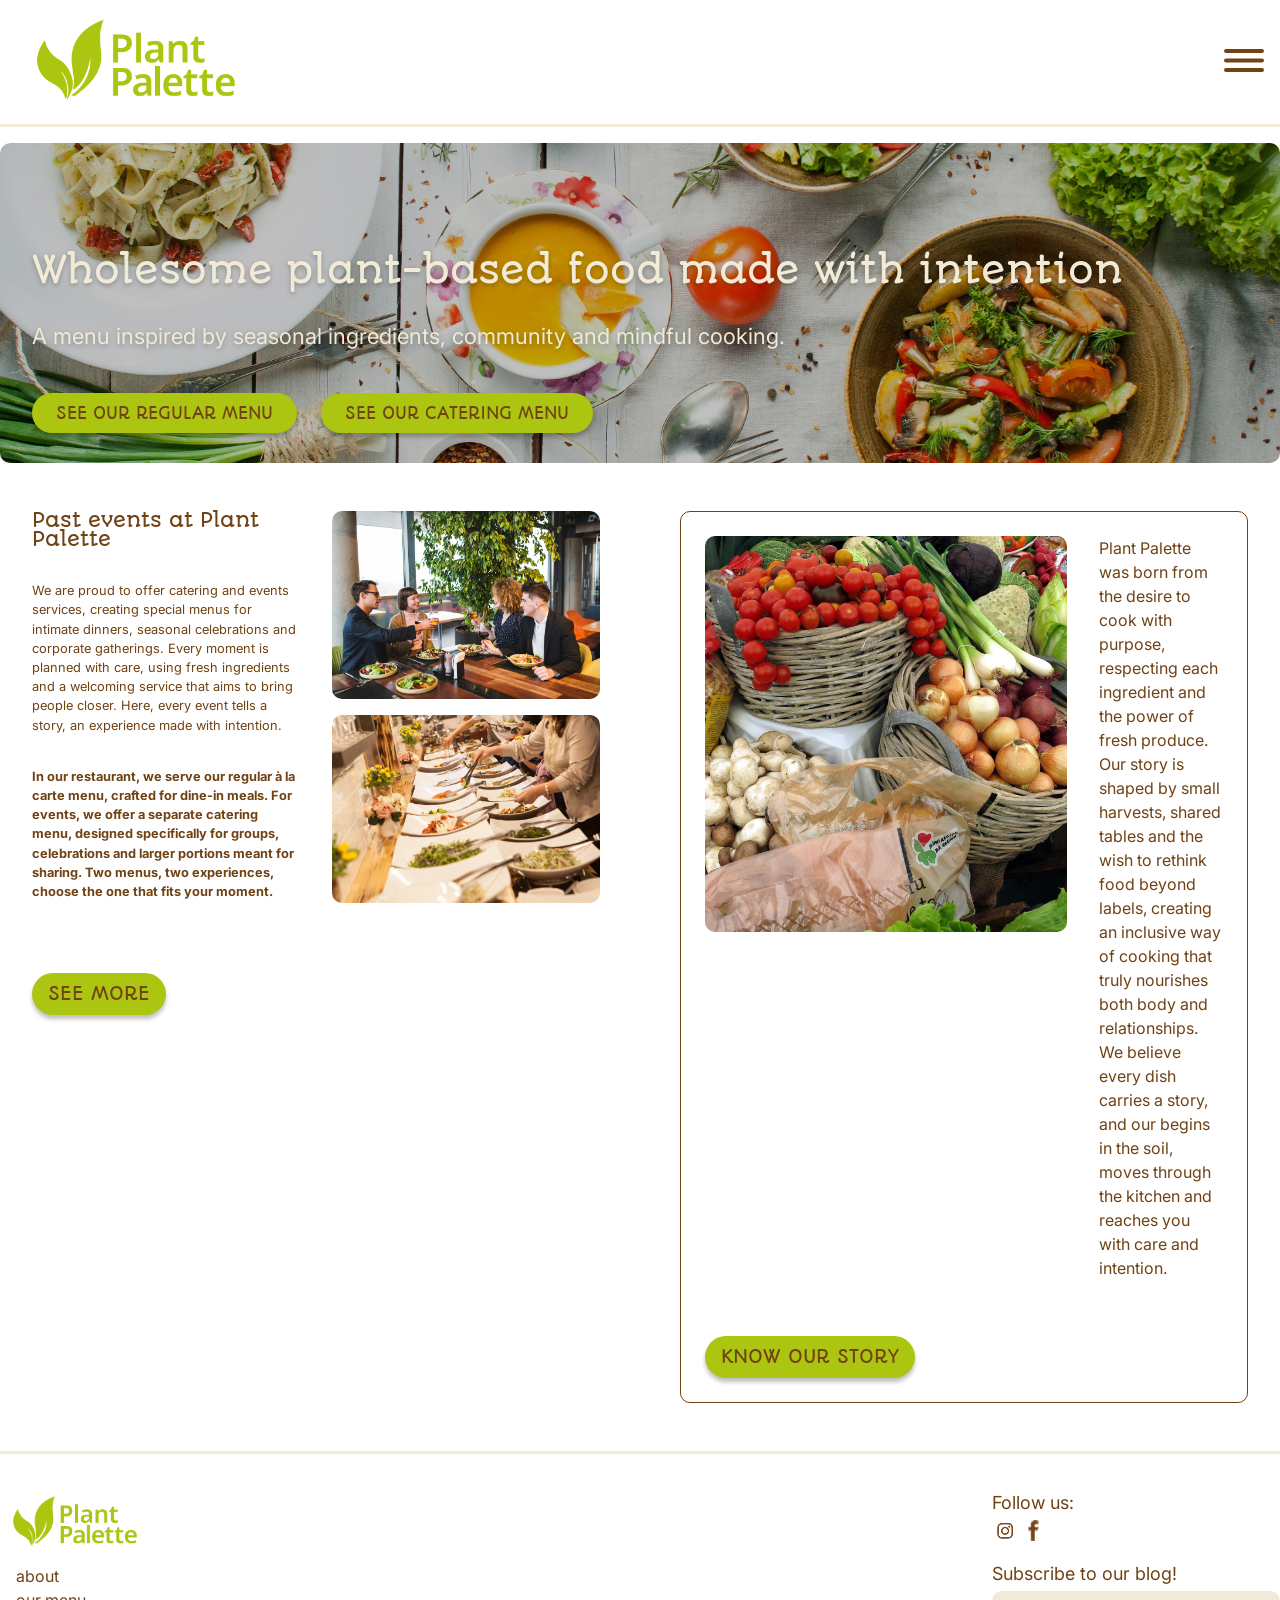
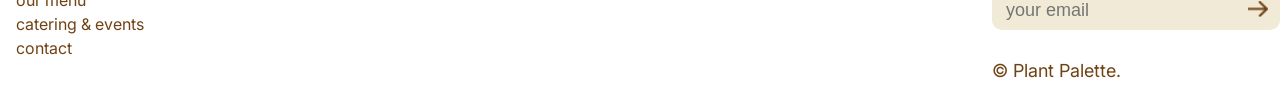
<file: index.html>
<!DOCTYPE html>
<html lang="en">
<head>
    <meta charset="UTF-8">
    <meta name="viewport" content="width=device-width, initial-scale=1.0">

    <!-- Fonts from Google Fonts - Autour One and Inter -->
     <link rel="preconnect" href="https://fonts.googleapis.com">
<link rel="preconnect" href="https://fonts.gstatic.com" crossorigin>
<link href="https://fonts.googleapis.com/css2?family=Autour+One&family=Inter:ital,opsz,wght@0,14..32,100..900;1,14..32,100..900&display=swap" rel="stylesheet">

    <!-- CSS Link -->
     <link rel="stylesheet" href="css/main.css">

    <title>Home Page</title>
</head>
<body>
    <!-- Adding Skip Links -->
    <a href="#main-content" class="skip-link">Skip to main content</a>
    <a href="#site-navigation" class="skip-link">Skip to navigation</a>
    
    <!-- HEADER
     LOGO + HAMBURGUER + LINE SECTION DIVIDER 
     -->
    <!-- Organazing the Header Menu for Mobile First wich is a Hamburguer Menu Icon to open the dropdown to the menu for mvoile, the icon I did on Figma as SVG as well the x-button to close the hambuguer -->
    <header class="site-header" role="banner"> <!-- This is the class for the whole header -->
        <!-- I didn't know how to create the dropdown for my hamburguer menu, so I asked AI and I was insecure because she said to use a checkbox, and then I search on Google other options using details and summary and other one using buttons and a href. I didn't know any either, and I tried the checkbox before and worked exatcly in the way that I wanted, so I keep it.
        What I understand was: it is a box to check something, but on CSS I'll gonna hide the checkbox to do not click on a box, and I gonna label the hamburguer to click and show the dropdown box, and label the "x" to close the dropdown, and I'll style the colour, corners, etc to look like more similar to mine.
        I'm not trying many things this time, what works for me in the way that I want, and if I am understanding the process, I will keep, I hope I would be safe. -->

        <!-- DROPDOWN MENU - HAMBURGUER AND X -->
         <input type="checkbox" id="dropdown-box" class="dropdown-checkbox">

        <!-- Div for the top of the header of the page, when it is logo and the hamburguer icon -->
        <div class="header-top">
            <!-- LOGO -->
             <a href="index.html" class="logo">
                <img src="assets/images/logo-plantpalette.png" alt="Plant Palette Green Logo">
             </a>

            <!-- Hamburguer ICON - for the mobile's menu -->
              <label for="dropdown-box" class="dropdown-open">
                <img src="assets/icons/hamburguer-menu-icon.svg" alt="Hamburguer Icon to open the mobile's menu">
              </label>
        </div>

            <!-- MENU MOBILE -->
             <nav class="mobile-nav" id="site-navigation" role="navigation">
                <!-- X ICON to close the dropdown that I opened using the hamburguer -->
                 <label for="dropdown-box" class="dropdown-close">
                    <img src="assets/icons/x-button.svg" alt="X Button to close the dropdown menu">
                 </label>

                 <!-- List for the Navigation Menu properly -->
                  <ul>
                    <li><a href="index.html">Home</a></li>
                    <li><a href="#">About</a></li>
                    <li><a href="menu.html">Our Menu</a></li>
                    <li><a href="catering-events.html">Catering & Events</a></li>
                    <li><a href="#">Contact</a></li>
                    <!-- Pages that I put # it is pages that I have in the Menu but they're not designed. The other ones, I linked to their own page. -->
                  </ul>
             </nav>
    </header>

    <!-- HERO BANNER SECTION
     Image Hero + Overlay Black with Opacity + Text on the image + 2 buttons to go to menu page and catering page -->
    <!-- Adding a main tag to put the id for the skiplink -->
    <main id="main-content" role="main">
        <!-- I didn't remember the schema that much, so I searched on the accessible-me assignment and on the website, and I asked AI which ones would be great to use, even though there is a "fake" restaurant/company -->
        <article itemscope itemtype="https://schema.org/Organization">
            <meta itemprop="name" content="Plant Palette">
            <meta itemprop="url" content="https://www.plantpalette.com">
            <meta itemprop="logo" content="assets/images/logo-plantpalette.png">
            <meta itemprop="sameAs" content="https://www.instagram.com/">
            <meta itemprop="sameAs" content="https://www.facebook.com/">
        </article>

        <article itemscope itemtype="https://schema.org/WebPage">
            <meta itemprop="name" content="Plant Palette Home">
            <meta itemprop="description" content="Wholesome plant-based food made with intention. Seasonal menus, catering services, and mindful cooking.">
        </article>

    <section class="hero" role="region" aria-labelledby="hero-title"> <!-- role=region to identify  significant section of the page for important content and aria-labelledby is to give a name or a label to the text that I already have in another place of the page, like "look this is the title of the field that is written/shown by that ID" -->
        <!-- Image of the Hero -->
             <img src="assets/images/hero-home.jpg" alt="A white woden table fill of lots of healthy food bowl and salads and soup and some vegetables">
             
        <div class="hero-content">
    
            <!-- Text of the Hero -->
            <h1 id="hero-title">Wholesome plant-based food made with intention</h1>
            <p>A menu inspired by seasonal ingredients, community and mindful cooking.</p>

            <!-- Buttons of the Hero -->
            <div class="hero-buttons">
                <a href="menu.html" class="btn-menu">SEE OUR REGULAR MENU</a>
                <a href="catering-events.html" class="btn-catering">SEE OUR CATERING MENU</a>
            </div>
        </div>
    </section>

    <!-- EVENTS + ABOUT SECTION -->
     <!-- When I was doing the media query for tablet I had a tough moment to grid in 2 columns both, so I did a wrapper to join both in the same section and menage this -->
    <section class="events-about-wrapper">
    <section class="events-section" role="region" aria-labelledby="events-title">
        <div class="events-text-wrapper">
        <h2 id="events-title">Past events at Plant Palette</h2>
        <!-- These paragraphs are exceptionally small (12px) -->
        <p class="events-text-regular">We are proud to offer catering and events services, creating special menus for intimate dinners, seasonal celebrations and corporate gatherings. Every moment is planned with care, using fresh ingredients and a welcoming service that aims to bring people closer. Here, every event tells a story, an experience made with intention.</p>
        <p class="events-text-bold">In our restaurant, we serve our regular à la carte menu, crafted for dine-in meals. For events, we offer a separate catering menu, designed specifically for groups, celebrations and larger portions meant for sharing. Two menus, two experiences, choose the one that fits your moment.</p>
        </div>

        <!-- Images for Events Section -->
         <div class="events-images">
            <img src="assets/images/catering-events1.jpg" alt="A corporate gathering with four people in a wodden table with plates of food">
            <img src="assets/images/catering-events2.jpg" alt="A white table with glass and some entrees plates">
         </div>

        <!-- Button for Events Section -->
        <div class="events-btn-wrapper">
        <a href="catering-events.html" class="btn-events">See more</a>
        </div>
    </section>

    <!-- ABOUT SECTION -->
    <!-- There's no about page so the button that has in this section doesn't go anywhere, but this box is a "pretend" of a text to go to about if I had one -->
    <section class="about-section" role="region" aria-label="About Plant Palette"> <!-- I don't think this is ideal but I don't have a title/heading for this section so I chose to put aria-label than aria-labelledby -->
        <div class="about-box">
            <img src="assets/images/about-image.jpg" alt="Fresh vegetables in baskets and plastic bags" class="about-image">

            <p class="about-text">Plant Palette was born from the desire to cook with purpose, respecting each ingredient and the power of fresh produce. Our story is shaped by small harvests, shared tables and the wish to rethink food beyond labels, creating an inclusive way of cooking that truly nourishes both body and relationships. We believe every dish carries a story, and our begins in the soil, moves through the kitchen and reaches you with care and intention.</p>

            <a href="#" class="btn-about">Know our story</a> <!-- There is a # because there's no about page so this button expecifically doesn't go to anywhere -->
        </div>
    </section>
    </section>
    </main>

    <!-- FOOTER MENU -->
    <footer class="footer" role="contentinfo">
        <div class="footer-divider"></div> <!-- The line that I created to divide the sections -->

        <div class="footer-content">
            <!-- LEFT SIDE - FOOTER -->
            <div class="footer-left">
            <!-- Things that goes to the left size of the footer -->
            <a href="index.html">
            <img src="assets/images/logo-plantpalette.png" alt="Plant Palette Green Logo" class="footer-logo">
            </a> <!-- I did this anchor tag envolving the image to linked the home page to the logo, so when you click in the logo goes to the home page -->

            <nav class="footer-menu">
                <!-- I don't have home on my Figma because the home is when you click in the logo -->
                <a href="#">about</a>
                <a href="menu.html">our menu</a>
                <a href="catering-events.html">catering & events</a>
                <a href="#">contact</a>
                <!-- Pages that I put # it is pages that I have in the Menu but they're not designed. The other ones, I linked to their own page. -->
            </nav>
            </div>

            <!-- RIGHT SIDE - FOOTER -->
            <div class="footer-right">
                <p class="footer-follow">Follow us:</p>

                <div class="footer-social">
                    <!-- Instagram Icon and Link -->
                    <a href="https://www.instagram.com/" target="_blank"></a>
                    <img src="assets/icons/instagram-icon.png" alt="Instagram brown icon" class="social-icon">
                    <!-- Facebook Icon and Link -->
                    <a href="https://www.facebook.com/" target="_blank"></a>
                    <img src="assets/icons/facebook-icon.png" alt="Facebook brown icon" class="social-icon">
                </div>

                <!-- Subscribe bar -->
                 <p class="footer-subscribe-title">Subscribe to our blog!</p>
                 <div class="footer-subscribe-box">
                    <input type="email" placeholder="your email" class="footer-input">
                    <button class="footer-submit">
                        <img src="assets/icons/arrow-btn.png" alt="Brown arrow to submit" class="arrow-icon">
                    </button>
                 </div>
                 <p class="footer-copy">© Plant Palette.</p>
            </div>
        </div>
    </footer>
</body>
</html>
</file>
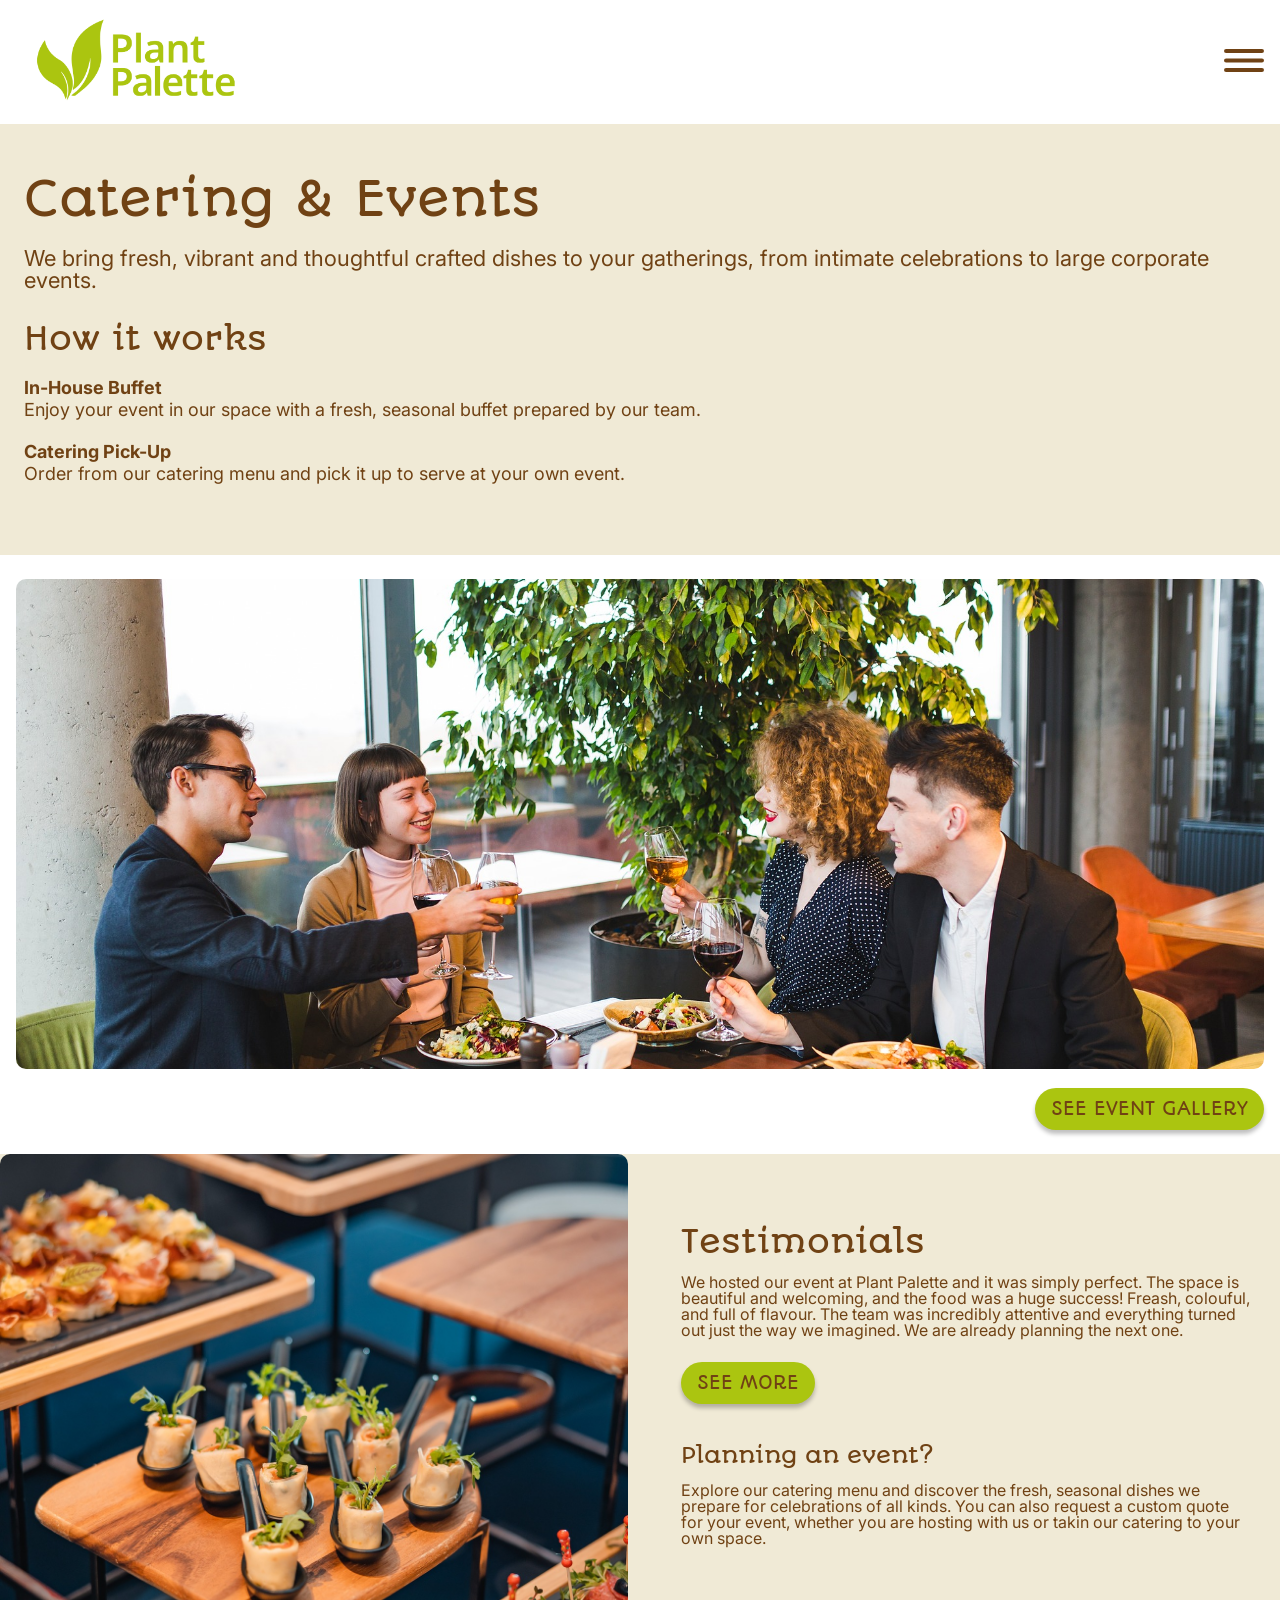
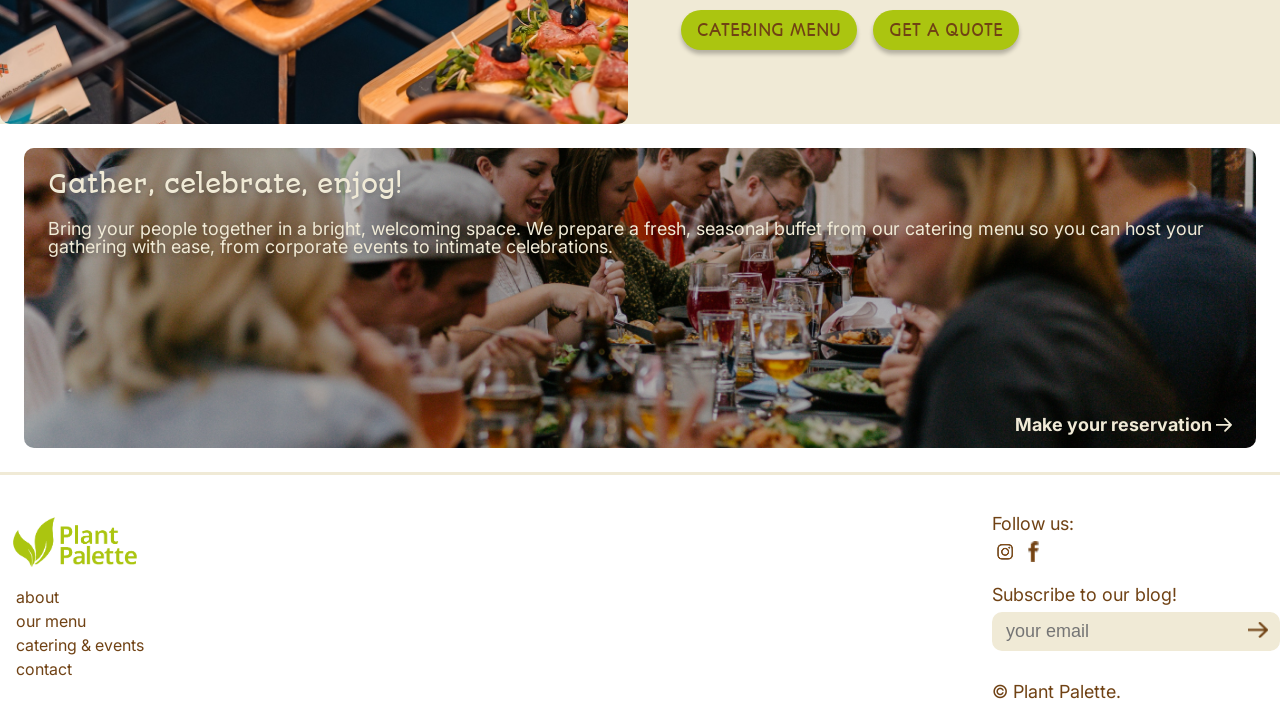
<file: catering-events.html>
<!DOCTYPE html>
<html lang="en">
<head>
    <meta charset="UTF-8">
    <meta name="viewport" content="width=device-width, initial-scale=1.0">
    
    <!-- Fonts from Google Fonts - Autour One and Inter -->
     <link rel="preconnect" href="https://fonts.googleapis.com">
<link rel="preconnect" href="https://fonts.gstatic.com" crossorigin>
<link href="https://fonts.googleapis.com/css2?family=Autour+One&family=Inter:ital,opsz,wght@0,14..32,100..900;1,14..32,100..900&display=swap" rel="stylesheet">

    <!-- CSS Link -->
     <link rel="stylesheet" href="css/main.css">
     
    <title>Catering & Events Page</title>
</head>
<body>
    <!-- Adding Skip Links -->
    <a href="#main-content" class="skip-link">Skip to main content</a>
    <a href="#site-navigation" class="skip-link">Skip to navigation</a>

    <!-- HEADER
     LOGO + HAMBURGUER + LINE SECTION DIVIDER 
     I copied and pasted the same header from the other pages -->
    <!-- Organazing the Header Menu for Mobile First wich is a Hamburguer Menu Icon to open the dropdown to the menu for mvoile, the icon I did on Figma as SVG as well the x-button to close the hambuguer -->
    <header class="site-header"> <!-- This is the class for the whole header -->
        <!-- For this section and probably for the footer I just copied and pasted from my index.html because the header and the footer are the same in all pages. As I said, I copied and pasted from my index.html so the code for this section is the same and the comments as well. The new comments is gonna appear at some point while I'm developing the body of the site -->

        <!-- DROPDOWN MENU - HAMBURGUER AND X -->
         <input type="checkbox" id="dropdown-box" class="dropdown-checkbox">

        <!-- Div for the top of the header of the page, when it is logo and the hamburguer icon -->
        <div class="header-top">
            <!-- LOGO -->
             <a href="index.html" class="logo">
                <img src="assets/images/logo-plantpalette.png" alt="Plant Palette Green Logo">
             </a>

            <!-- Hamburguer ICON - for the mobile's menu -->
              <label for="dropdown-box" class="dropdown-open">
                <img src="assets/icons/hamburguer-menu-icon.svg" alt="Hamburguer Icon to open the mobile's menu">
              </label>
        </div>

            <!-- MENU MOBILE -->
             <nav class="mobile-nav" id="site-navigation" role="navigation">
                <!-- X ICON to close the dropdown that I opened using the hamburguer -->
                 <label for="dropdown-box" class="dropdown-close">
                    <img src="assets/icons/x-button.svg" alt="X Button to close the dropdown menu">
                 </label>

                 <!-- List for the Navigation Menu properly -->
                  <ul>
                    <li><a href="index.html">Home</a></li>
                    <li><a href="#">About</a></li>
                    <li><a href="menu.html">Our Menu</a></li>
                    <li><a href="catering-events.html">Catering & Events</a></li>
                    <li><a href="#">Contact</a></li>
                    <!-- Pages that I put # it is pages that I have in the Menu but they're not designed. The other ones, I linked to their own page. -->
                  </ul>
             </nav>
    </header>

    <main id="main-content" role="main">
        <article itemscope itemtype="https://schema.org/Organization">
            <meta itemprop="name" content="Plant Palette">
            <meta itemprop="url" content="https://www.plantpalette.com">
            <meta itemprop="logo" content="assets/images/logo-plantpalette.png">
            <meta itemprop="sameAs" content="https://www.instagram.com/">
            <meta itemprop="sameAs" content="https://www.facebook.com/">
        </article>

        <article itemscope itemtype="https://schema.org/WebPage">
            <meta itemprop="name" content="Plant Palette – Catering & Events">
            <meta itemprop="description" content="Catering services, event hosting, buffet options, testimonials, and event planning at Plant Palette.">
        </article>

    <!-- 1ST SECTION - CATERING & EVENTS/HOW IT WORKS -->
     <!-- I do multiple div to divide the things in a way that makes sense for me. The reasoning is always: section to establish the section that I'm working on, then div and class as much as possible to give me the option to stylizing the CSS in specific points -->
     <section class="catering-hero" role="region" aria-label="Catering introduction">
        <h1 class="catering-title">Catering & Events</h1>
        <p class="catering-intro">
            We bring fresh, vibrant and thoughtful crafted dishes to your gatherings, from intimate celebrations to large corporate events.
        </p>

        <h2 class="catering-subtitle">How it works</h2>

        <div class="catering-option">
            <p class="catering-option-title">In-House Buffet</p>
            <p class="catering-option-text">Enjoy your event in our space with a fresh, seasonal buffet prepared by our team.</p>
        </div>

        <div class="catering-option">
            <p class="catering-option-title">Catering Pick-Up</p>
            <p class="catering-option-text">Order from our catering menu and pick it up to serve at your own event.</p>
        </div>
     </section>

     <!-- 2nd SECTION - IMAGE + BUTTON EVENT GALLERY -->
      <section class="event-gallery" role="region" aria-label="Event gallery">
        <img src="assets/images/catering-events1.jpg" alt="A corporate gathering with four people in a wodden table with plates of food" class="event-gallery-image">
        <a href="#" class="event-gallery-btn">SEE EVENT GALLERY</a>
      </section>

      <!-- 3rd SECTION - TESTIMONIALS + PLANNING AN EVENT? -->
       <section class="event-testimonials" role="region" aria-label="Testimonials and event planning">
        <div class="event-testimonials-image-wrapper">
            <img src="assets/images/testimonials-section.jpg" alt="A catering display with wooden table shelfs with finger foods" class="event-testimonials-image">
        </div>

        <div class="event-testimonials-content">
            <h2 class="event-testimonials-title">Testimonials</h2>
            <p class="event-testimonials-text">We hosted our event at Plant Palette and it was simply perfect. The space is beautiful and welcoming, and the food was a huge success! Freash, colouful, and full of flavour. The team was incredibly attentive and everything turned out just the way we imagined. We are already planning the next one.</p>
            <div class="event-testimonials-button">
                <a href="#" class="event-testimonials-btn">SEE MORE</a>
            </div>

            <h3 class="event-planning-title">Planning an event?</h3>
            <p class="event-planning-text">Explore our catering menu and discover the fresh, seasonal dishes we prepare for celebrations of all kinds. You can also request a custom quote for your event, whether you are hosting with us or takin our catering to your own space.</p>
            <div class="event-planning-buttons">
                <a href="#" class="event-planning-btn1">CATERING MENU</a>
                <a href="#" class="event-planning-btn2">GET A QUOTE</a>
            </div>
        </div>
       </section>

       <!-- 4TH SECTION - GATHER, CELEBRATE, ENJOY! -->
        <!-- I don't have a heading that gives a title for the section exactly so that's why I did aria-label again and not labelledby -->
        <section class="gather-section" role="region" aria-label="Gather, celebrate, enjoy section">
            <div class="gather-image-wrapper">
                <img src="assets/images/catering-events3.jpg" alt="A gathering in a big table fill of food and drinks" class="gather-image">
                <div class="gather-overlay"></div>

                <div class="gather-content">
                    <h3 class="gather-title">Gather, celebrate, enjoy!</h3>
                    <p class="gather-text">Bring your people together in a bright, welcoming space. We prepare a fresh, seasonal buffet from our catering menu so you can host your gathering with ease, from corporate events to intimate celebrations.</p>

                    <p class="gather-cta">Make your reservation
                        <img src="assets/icons/arrow-beige.svg" alt="Small arrow to call to action button" class="gather-arrow">
                    </p>
                </div>
            </div>
        </section>
        </main>

        <!-- FOOTER -->
         <!-- The footer I copied and pasted from the other pages because they're all the same -->
        <footer class="footer" role="contentinfo">
            <div class="footer-divider"></div> <!-- The line that I created to divide the sections -->

            <div class="footer-content">
                <!-- LEFT SIDE - FOOTER -->
                <div class="footer-left">
                <!-- Things that goes to the left size of the footer -->
                <a href="index.html">
                <img src="assets/images/logo-plantpalette.png" alt="Plant Palette Green Logo" class="footer-logo">
                </a> <!-- I did this anchor tag envolving the image to linked the home page to the logo, so when you click in the logo goes to the home page -->

                <nav class="footer-menu">
                    <!-- I don't have home on my Figma because the home is when you click in the logo -->
                    <a href="#">about</a>
                    <a href="menu.html">our menu</a>
                    <a href="catering-events.html">catering & events</a>
                    <a href="#">contact</a>
                    <!-- Pages that I put # it is pages that I have in the Menu but they're not designed. The other ones, I linked to their own page. -->
                </nav>
                </div>

                <!-- RIGHT SIDE - FOOTER -->
                <div class="footer-right">
                    <p class="footer-follow">Follow us:</p>

                <div class="footer-social">
                    <!-- Instagram Icon and Link -->
                    <a href="https://www.instagram.com/" target="_blank"></a>
                    <img src="assets/icons/instagram-icon.png" alt="Instagram brown icon" class="social-icon">
                    <!-- Facebook Icon and Link -->
                    <a href="https://www.facebook.com/" target="_blank"></a>
                    <img src="assets/icons/facebook-icon.png" alt="Facebook brown icon" class="social-icon">
                </div>

                <!-- Subscribe bar -->
                 <p class="footer-subscribe-title">Subscribe to our blog!</p>
                 <div class="footer-subscribe-box">
                    <input type="email" placeholder="your email" class="footer-input">
                    <button class="footer-submit">
                        <img src="assets/icons/arrow-btn.png" alt="Brown arrow to submit" class="arrow-icon">
                    </button>
                 </div>
                 <p class="footer-copy">© Plant Palette.</p>
            </div>
        </div>
    </footer>
</body>
</html>
</file>
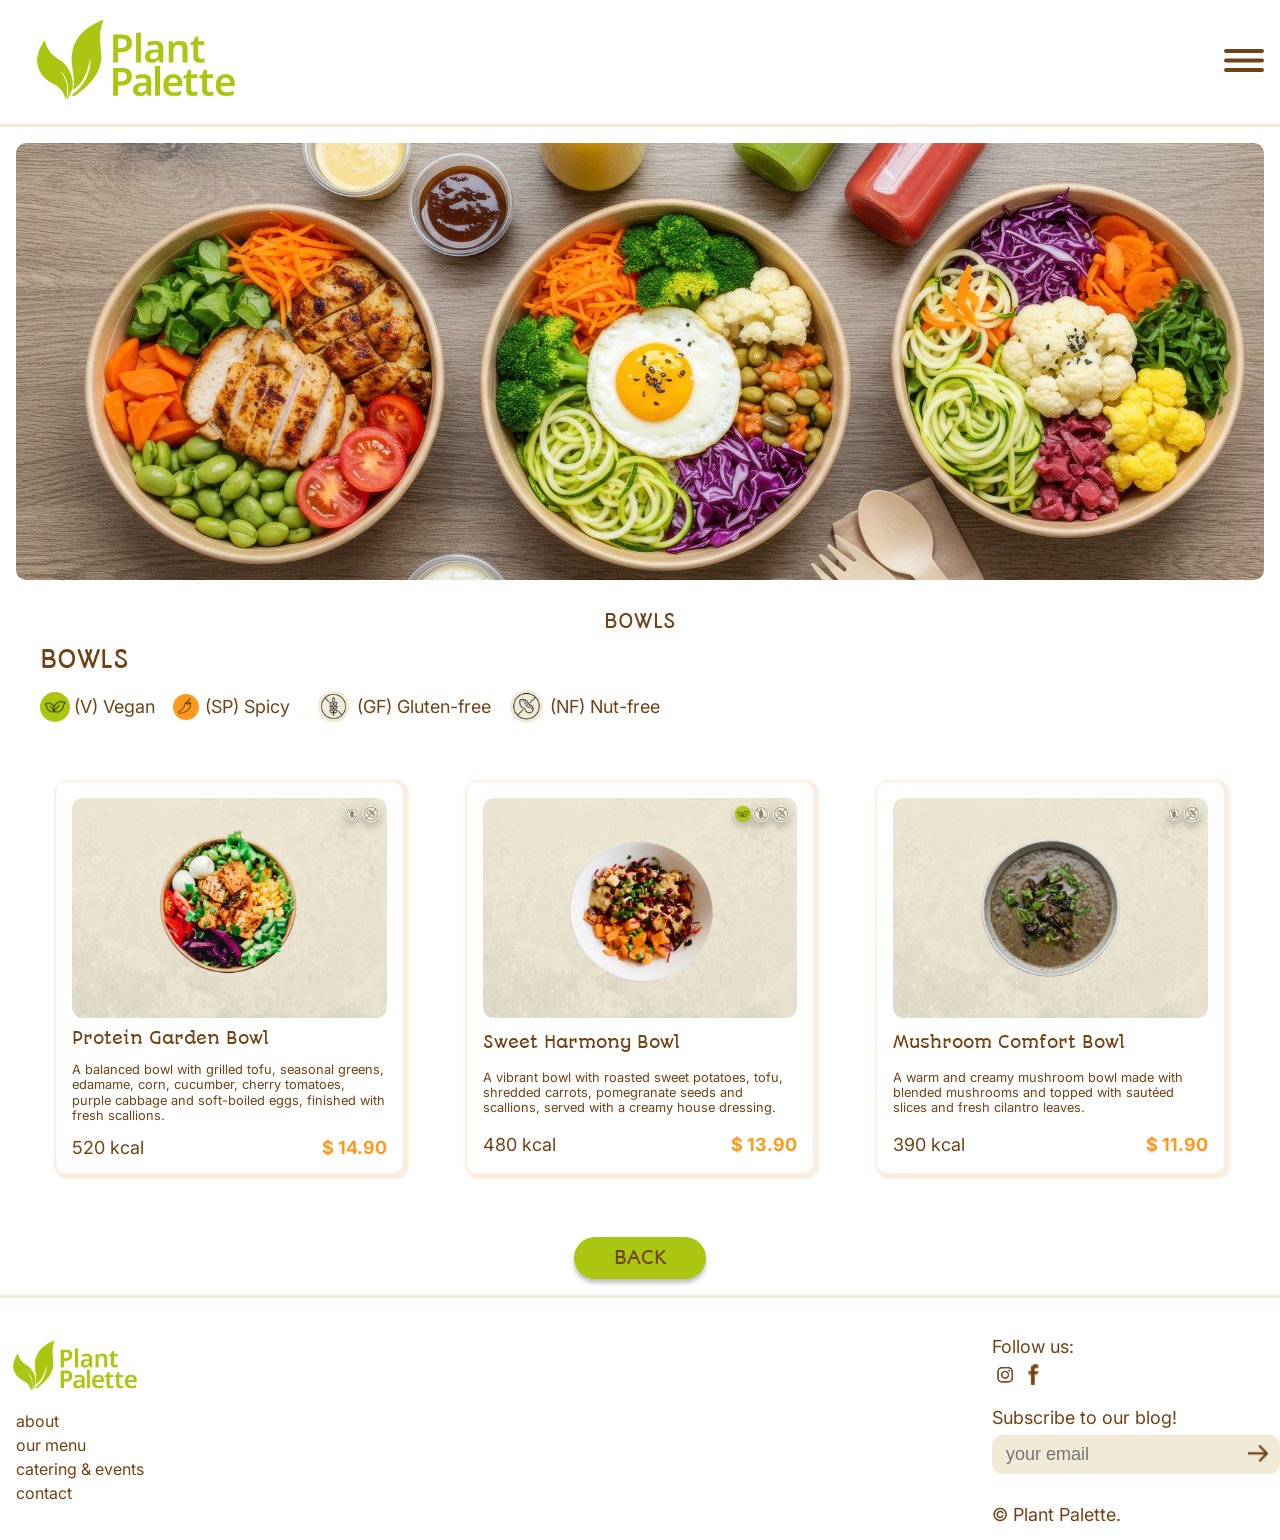
<file: menu.html>
<!DOCTYPE html>
<html lang="en">
<head>
    <meta charset="UTF-8">
    <meta name="viewport" content="width=device-width, initial-scale=1.0">

    <!-- Fonts from Google Fonts - Autour One and Inter -->
     <link rel="preconnect" href="https://fonts.googleapis.com">
<link rel="preconnect" href="https://fonts.gstatic.com" crossorigin>
<link href="https://fonts.googleapis.com/css2?family=Autour+One&family=Inter:ital,opsz,wght@0,14..32,100..900;1,14..32,100..900&display=swap" rel="stylesheet">

    <!-- CSS Link -->
     <link rel="stylesheet" href="css/main.css">
     
    <title>Our Menu Page</title>
</head>
<body>
    <!-- Adding Skip Links -->
    <a href="#main-content" class="skip-link">Skip to main content</a>
    <a href="#site-navigation" class="skip-link">Skip to navigation</a>
    
    <!-- HEADER
     LOGO + HAMBURGUER + LINE SECTION DIVIDER 
     -->
    <!-- Organazing the Header Menu for Mobile First wich is a Hamburguer Menu Icon to open the dropdown to the menu for mvoile, the icon I did on Figma as SVG as well the x-button to close the hambuguer -->
    <header class="site-header" role="banner"> <!-- This is the class for the whole header -->
        <!-- For this section and probably for the footer I just copied and pasted from my index.html because the header and the footer are the same in all pages. As I said, I copied and pasted from my index.html so the code for this section is the same and the comments as well. The new comments is gonna appear at some point while I'm developing the body of the site -->

        <!-- DROPDOWN MENU - HAMBURGUER AND X -->
         <input type="checkbox" id="dropdown-box" class="dropdown-checkbox">

        <!-- Div for the top of the header of the page, when it is logo and the hamburguer icon -->
        <div class="header-top">
            <!-- LOGO -->
             <a href="index.html" class="logo">
                <img src="assets/images/logo-plantpalette.png" alt="Plant Palette Green Logo">
             </a>

            <!-- Hamburguer ICON - for the mobile's menu -->
              <label for="dropdown-box" class="dropdown-open">
                <img src="assets/icons/hamburguer-menu-icon.svg" alt="Hamburguer Icon to open the mobile's menu">
              </label>
        </div>

            <!-- MENU MOBILE -->
             <nav class="mobile-nav" id="site-navigation" role="navigation">
                <!-- X ICON to close the dropdown that I opened using the hamburguer -->
                 <label for="dropdown-box" class="dropdown-close">
                    <img src="assets/icons/x-button.svg" alt="X Button to close the dropdown menu">
                 </label>

                 <!-- List for the Navigation Menu properly -->
                  <ul>
                    <li><a href="index.html">Home</a></li>
                    <li><a href="#">About</a></li>
                    <li><a href="menu.html">Our Menu</a></li>
                    <li><a href="catering-events.html">Catering & Events</a></li>
                    <li><a href="#">Contact</a></li>
                    <!-- Pages that I put # it is pages that I have in the Menu but they're not designed. The other ones, I linked to their own page. -->
                  </ul>
             </nav>
    </header>

    <main id="main-content" role="main">
        <article itemscope itemtype="https://schema.org/Organization">
            <meta itemprop="name" content="Plant Palette">
            <meta itemprop="url" content="https://www.plantpalette.com">
            <meta itemprop="logo" content="assets/images/logo-plantpalette.png">
            <meta itemprop="sameAs" content="https://www.instagram.com/">
            <meta itemprop="sameAs" content="https://www.facebook.com/">
        </article>

        <article itemscope itemtype="https://schema.org/WebPage">
            <meta itemprop="name" content="Plant Palette Menu">
            <meta itemprop="description" content="Explore our plant-based bowls, seasonal ingredients, and dietary-friendly options.">
        </article>

    <!-- HERO SECTION - just an image -->
     <section class="menu-hero" role="region" aria-label="Menu hero image">
        <img src="assets/images/hero-menu.jpg" alt="A colourful bowl of salad, vegetables and an egg surrounded by juice and some sauce." class="menu-hero-image">
     </section>

     <!-- MENU SECTION - TITLES -->
      <!-- I did aria-label because the section is not like designed with proper text, so some sections there is a heading but some not -->
      <section class="menu-section" id="menu-top" role="region" aria-label="Menu categories">
        <!-- The first h2 center in the page "bowls" -->
         <h2 class="menu-subtitle">BOWLS</h2>
         <h1 class="menu-title">BOWLS</h1>

         <!-- Div for the icons and the close caption for them in a row -->
          <div class="menu-icons-row">
            <!-- 1ST LINE -->
            <!-- VEGAN ICON -->
            <div class="menu-icons-line">
                <div class="menu-icon-item">
                    <img src="assets/icons/vegan-icon.svg" alt="A green circle with a leave inside for the Vegan Icon for dietary indicator">
                    <p class="menu-icon-label">(V) Vegan</p>
                </div>
            <!-- SPICY ICON -->
                <div class="menu-icon-item">
                    <img src="assets/icons/spicy-icon.svg" alt="An orange circle with a pepper inside for the Spicy Icon for dietary indicator">
                    <p class="menu-icon-label">(SP) Spicy</p>
                </div>
            </div>

            <!-- 2ND LINE -->
            <!-- GLUTEN FREE ICON -->
             <div class="menu-icons-line">
                <div class="menu-icon-item2">
                    <img src="assets/icons/gf-icon.svg" alt="A beige circle with a wheat inside for the Gluten Free Icon for dietary indicator">
                    <p class="menu-icon-label">(GF) Gluten-free</p>
            </div>
            <!-- NUT FREE ICON -->
             <div class="menu-icon-item2">
                <img src="assets/icons/nf-icon.svg" alt="A beige circle with a peanut inside for the Nut Free Icon for dietary indicator">
                <p class="menu-icon-label">(NF) Nut-free</p>
            </div>
            </div>
          </div>
      </section>

      <!-- MENU CARDS -->
       <section class="menu-cards" role="region" aria-label="Menu items">
       <!-- CARD 1 -->
       <div class="menu-card">
        <!-- IMAGE + ICONS 
        Because inside of the picture there's the dietary icons in the top right of the image -->
        <div class="menu-card-image-wrapper">
        <img src="assets/images/meal1.png" alt="Protein Garden Bowl" class="menu-card-image">

        <div class="menu-card-icons">
            <img src="assets/icons/gf-icon.svg" alt="Gluten-free icon">
            <img src="assets/icons/nf-icon.svg" alt="Nut-free icon">
        </div>
        </div>

        <!-- TEXT FOR DESCRIPTION OF THE MEALS -->
         <div class="menu-card-content">
        <h1 class="menu-card-title">Protein Garden Bowl</h1> <!-- I did h4 previously because it's the size that I set on CSS, but after validator they found this as an error so I changed to h1 considering this is the title of the meal -->

        <p class="menu-card-description">
            A balanced bowl with grilled tofu, seasonal greens, edamame, corn, cucumber, cherry tomatoes, purple cabbage and soft-boiled eggs, finished with fresh scallions.
        </p>

        <div class="menu-card-info">
            <p class="menu-card-calories">520 kcal</p>
            <p class="menu-card-price">$ 14.90</p>
        </div>
        </div>
       </div>      

       <!-- CARD 2 
        For the next cards I just copied and past the code for the 1st one and changed the informations according to the acurate ones -->
       <div class="menu-card">
        <!-- IMAGE + ICONS 
        Because inside of the picture there's the dietary icons in the top right of the image -->
        <div class="menu-card-image-wrapper">
        <img src="assets/images/meal2.png" alt="Sweet Harmony Bowl" class="menu-card-image">

        <div class="menu-card-icons">
            <img src="assets/icons/vegan-icon.svg" alt="Vegan Icon">
            <img src="assets/icons/gf-icon.svg" alt="Gluten-free icon">
            <img src="assets/icons/nf-icon.svg" alt="Nut-free icon">
        </div>
        </div>

        <!-- TEXT FOR DESCRIPTION OF THE MEALS -->
         <div class="menu-card-content">
        <h1 class="menu-card-title">Sweet Harmony Bowl</h1>

        <p class="menu-card-description">
            A vibrant bowl with roasted sweet potatoes, tofu, shredded carrots, pomegranate seeds and scallions, served with a creamy house dressing.
        </p>

        <div class="menu-card-info">
            <p class="menu-card-calories">480 kcal</p>
            <p class="menu-card-price">$ 13.90</p>
        </div>
        </div>
       </div>
       
       <!-- CARD 3 -->
       <div class="menu-card">
        <!-- IMAGE + ICONS 
        Because inside of the picture there's the dietary icons in the top right of the image -->
        <div class="menu-card-image-wrapper">
        <img src="assets/images/meal3.png" alt="Mushroom Comfort Bowl" class="menu-card-image">

        <div class="menu-card-icons">
            <img src="assets/icons/gf-icon.svg" alt="Gluten-free icon"> <!-- I don't know what happened with this specific icon here, because in the 2nd card it's fine but in the 1st and 3rd is weird. It was normal in the beginning. I tried to copy and paste again from the sections that are working but nothing happens. -->
            <img src="assets/icons/nf-icon.svg" alt="Nut-free icon">
        </div>
        </div>

        <!-- TEXT FOR DESCRIPTION OF THE MEALS -->
         <div class="menu-card-content">
        <h1 class="menu-card-title">Mushroom Comfort Bowl</h1>

        <p class="menu-card-description">
            A warm and creamy mushroom bowl made with blended mushrooms and topped with sautéed slices and fresh cilantro leaves.
        </p>

        <div class="menu-card-info">
            <p class="menu-card-calories">390 kcal</p>
            <p class="menu-card-price">$ 11.90</p>
        </div>
        </div>
       </div>

       <!-- CARD 4 -->
       <div class="menu-card">
        <!-- IMAGE + ICONS 
        Because inside of the picture there's the dietary icons in the top right of the image -->
        <div class="menu-card-image-wrapper">
        <img src="assets/images/meal4.png" alt="Rainbow Crunch Bowl" class="menu-card-image">

        <div class="menu-card-icons">
            <img src="assets/icons/vegan-icon.svg" alt="Vegan Icon">
            <img src="assets/icons/gf-icon.svg" alt="Gluten-free icon">
            <img src="assets/icons/nf-icon.svg" alt="Nut-free icon">
        </div>
        </div>

        <!-- TEXT FOR DESCRIPTION OF THE MEALS -->
         <div class="menu-card-content">
        <h1 class="menu-card-title">Rainbow Crunch Bowl</h1>

        <p class="menu-card-description">
            A fresh and colourful bowl with zucchini ribbons, purple cabbage, carrots, leafy greens, cauliflower florests and beet cubes, finished with black sesame seeds.
        </p>

        <div class="menu-card-info">
            <p class="menu-card-calories">310 kcal</p>
            <p class="menu-card-price">$ 12.90</p>
        </div>
        </div>
       </div>
       </section>
       <a href="#menu-top" class="menu-back-btn">BACK</a>
       </main>

       <!-- FOOTER -->
        <footer class="footer" role="contentinfo">
            <div class="footer-divider"></div> <!-- The line that I created to divide the sections -->

            <div class="footer-content">
                <!-- LEFT SIDE - FOOTER -->
                <div class="footer-left">
                <!-- Things that goes to the left size of the footer -->
                <a href="index.html">
                <img src="assets/images/logo-plantpalette.png" alt="Plant Palette Green Logo" class="footer-logo">
                </a> <!-- I did this anchor tag envolving the image to linked the home page to the logo, so when you click in the logo goes to the home page -->

                <nav class="footer-menu">
                    <!-- I don't have home on my Figma because the home is when you click in the logo -->
                    <a href="#">about</a>
                    <a href="menu.html">our menu</a>
                    <a href="catering-events.html">catering & events</a>
                    <a href="#">contact</a>
                    <!-- Pages that I put # it is pages that I have in the Menu but they're not designed. The other ones, I linked to their own page. -->
                </nav>
                </div>

                <!-- RIGHT SIDE - FOOTER -->
                <div class="footer-right">
                    <p class="footer-follow">Follow us:</p>

                <div class="footer-social">
                    <!-- Instagram Icon and Link -->
                    <a href="https://www.instagram.com/" target="_blank"></a>
                    <img src="assets/icons/instagram-icon.png" alt="Instagram brown icon" class="social-icon">
                    <!-- Facebook Icon and Link -->
                    <a href="https://www.facebook.com/" target="_blank"></a>
                    <img src="assets/icons/facebook-icon.png" alt="Facebook brown icon" class="social-icon">
                </div>

                <!-- Subscribe bar -->
                 <p class="footer-subscribe-title">Subscribe to our blog!</p>
                 <div class="footer-subscribe-box">
                    <input type="email" placeholder="your email" class="footer-input">
                    <button class="footer-submit">
                        <img src="assets/icons/arrow-btn.png" alt="Brown arrow to submit" class="arrow-icon">
                    </button>
                 </div>
                 <p class="footer-copy">© Plant Palette.</p>
            </div>
        </div>
    </footer>
</body>
</html>
</file>
<file: css/main.css>
/* http://meyerweb.com/eric/tools/css/reset/ 
   v2.0 | 20110126
   License: none (public domain)
*/

html, body, div, span, applet, object, iframe,
h1, h2, h3, h4, h5, h6, p, blockquote, pre,
a, abbr, acronym, address, big, cite, code,
del, dfn, em, img, ins, kbd, q, s, samp,
small, strike, strong, sub, sup, tt, var,
b, u, i, center,
dl, dt, dd, ol, ul, li,
fieldset, form, label, legend,
table, caption, tbody, tfoot, thead, tr, th, td,
article, aside, canvas, details, embed, 
figure, figcaption, footer, header, hgroup, 
menu, nav, output, ruby, section, summary,
time, mark, audio, video {
	margin: 0;
	padding: 0;
	border: 0;
	font-size: 100%;
	font: inherit;
	vertical-align: baseline;
}
/* HTML5 display-role reset for older browsers */
article, aside, details, figcaption, figure, 
footer, header, hgroup, menu, nav, section {
	display: block;
}
body {
	line-height: 1;
}
ol, ul {
	list-style: none;
}
blockquote, q {
	quotes: none;
}
blockquote:before, blockquote:after,
q:before, q:after {
	content: '';
	content: none;
}
table {
	border-collapse: collapse;
	border-spacing: 0;
}
/***********************
END OF CSS RESET  
************************/

/* MY STYLING */
/* I gonna start stablishing the root to create the colour palette that I used on Figma and the fonts and sizes to try to maintain a pattern for the website */
:root{
    /* MY COLOURS */
    --eggplant: #8C3573;
    --avocado: #ABC510;
    --pumpkin: #FF991C;
    --beige: #F0EAD6;
    --brown: #704214;

    /* MY FONTS (FAMILIES) */
    --font-heading: "Autour One", serif;
    --font-body: "Inter", sans-serif;

    /* FONT SIZES (for Mobile Version) based on my Figma Design
    I found the values in px on Figma and I converted in a Website that I found on Google to put them into rem */
    /* HEADING SIZES */
    --fs-h1: 2rem; /* 32px */
    --fs-h2: 1.375rem; /* 22px */
    --fs-h3: 1.25rem; /* 20px */
    --fs-h4: 1rem; /* 16px */

    /* BODY TEXT SIZES */
    --fs-body: 1rem; /* 16px */ /* For some paragraphs because varies based on the size of the screen */
    --fs-body-small: 0.75rem; /* 12px */

    /* BUTTON SIZES */
    --fs-button: 1rem; /* 16px */ /* There are some buttons in my page what I needed to put smaller that's why there're 2 different sizes of the font-button */
    --fs-button-small: 0.75rem; /* 12px */
}

/* Setting the sizes and colours, the characteristics of the text based on my Figma design */
body{
    font-family: var(--font-body);
    font-size: var(--fs-body);
    color: var(--brown);
    background-color: white;
}

h1{ /* The H1 I just used for the text in the overlay for the hero banner image */
    font-family: var(--font-heading);
    font-size: var(--fs-h1);
    color: var(--beige);
}

/* Most of the others "h" is brown, but there are some specific points that is beige, and for this I gonna do in the point specifically, but since most of them are brown i gonna set it up as brown */
h2{
    font-family: var(--font-heading);
    font-size: var(--fs-h2);
    color: var(--brown);
}

h3{
    font-family: var(--font-heading);
    font-size: var(--fs-h3);
    color: var(--brown);
}

h4{
    font-family: var(--font-heading);
    font-size: var(--fs-h4);
    color: var(--brown);
}

/* I have 2 different types of paragraphs, in some cases they're body-small and other cases they're just body. I choose to put as body (16px) to pick the specific sections that I used 12px to change in that section  */
p{
    font-family: var(--font-body);
    font-size: var(--fs-body);
    color: var(--brown);
}

/* HEADER - MENU NAV */
/* Styling the Dropdown Menu */
.dropdown-checkbox{
    display: none; /* To hide the checkbox */
}

.header-top{
    display: flex; /* To put the items in a row because flex as a default is a row. So at this point the logo and the hamburguer are in the same row */
    justify-content: space-between;
    align-items: center;
    padding: 1rem;
}

.dropdown-open img{ /* Adjusting the size of the hamburguer icon */
    width: 40px;
    height: auto;
    cursor: pointer;
}

.logo img{ /* Adjusting the size of the logo */
    width: 240px;
    height: auto;
}

/* Setting the nav-menu "inside" of the hamburguer with it own features like colours and text */
.mobile-nav{
    position: fixed; /* This is to fix the menu to do not scroll with the page */
    top: -100%; /* starts out of the screen and comes from the top like "hidding" */
    right: 0; /* to maintain it on the right side because the icon is there */
    width: 40%; /* the size of the box */
    height: auto; /* Adjust automatically based on the text inside */
    background-color: var(--brown);
    padding: 2rem 1.5rem;
    display: flex;
    flex-direction: column;
    gap: 1.5rem;
    transition: top 0.3s ease-in-out; /* top means the transition comes from the top sliding vertically */
    z-index: 999999; /* When I finished my Hero Section and tried the hamburguer, it was behind the hero, so I put a z-index in a higher number to tell that menu is in front of everything in the world */
}

#dropdown-box:checked ~ .mobile-nav { /* This means when this id is checked the dropdown has to show the sibling .mobile-nav which comes after the dropdown-box. It's like: when the checkbox is checked, slect the sibiling .mobile-nav to appear */
    top: 0; /* The direction of the menu. Here I have to say that the top that I hidded above (top: -100%) needs to come and show from and stayed at the top */
}

/* Adjusting the text of the nev inside of the box according to the Figma Design */
.mobile-nav ul li a{
    display: block; /* To make this thing behaves like a block */
    color: var(--beige);
    font-family: var(--font-heading);
    font-size: var(--fs-h4);
    text-decoration: none; /* To remove the underline default for nav links */
    text-transform: uppercase;
    padding: 1rem 0; /* The space between the elements inside of the box */
    border-bottom: 2px solid var(--beige); /* The lines between the text like I have in my design */
    text-align: left;
}

.mobile-nav {
    border-radius: 0 0 8px 8px; /* to put the border in the bottom of the box rounded */
}

.dropdown-close{
    display: flex;
    justify-content: flex-end;
    cursor: pointer; /* I noticed that just the X wasn't showing the little hand to indicate that's clicable, so I did the same thing that I did for the hamburguer */
}

header {
    border-bottom: 3px solid var(--beige); /* I have a line to divide the sections but this line belongs to the header because for me in the designer means finished the header to start the body of the website */
}


/* HERO BANNER SECTION */
.hero{
    position: relative; /* This is my reference point, that's why is relative, for the things that becomes after are relative to this one */
    width: 100%;
    overflow: hidden; /* To maintain everything inside of the border-radius just to avoid things scape */
    border-radius: 10px;
    margin-top: 1rem; /* To give some space between the section and the line of the header */
}

.hero img {
    width: 100%; /* to fill the whole space of the section */
    height: 437px; /* this values were based on my Figma design values */
    object-fit: cover; /* To fill the entire space even if it means to cut a little bit the image, maintain things proporcional */
    object-position: center; /* Once I did obect-fit:cover I have to tell how or where to cut, so this means to cut equally both sides */
    display: block;
    position: relative;
    z-index: 0;
}

/* HERO OVERLAY */
.hero::before{
    content: "";
    position: absolute; /* This absolute is related to the position:relative I did above */
    inset: 0;
    background-color: rgba(0, 0, 0, 0.25); /* Based on my Figma design my overlay is black with a 25% of opacity */
    z-index: 1; /* To keep the overlay in front of the image */
    border-radius: inherit; /* To pick the radius that I did before */
}

/* HERO TEXT */
.hero-content{
    position: absolute;
    inset: 0; /* To set the place of the element and tell where it is, but only works when has a position defined */
    z-index: 2;
    padding: 2rem;
}

.hero-content h1 {
    font-family: var(--font-heading);
    font-size: var(--fs-h1);
    line-height: 1.8; /* to give some space between lines */
    margin-bottom: 1rem; /* space between h1 and the p that comes after */
    color: var(--beige);
    max-width: 28rem; /* To avoid the text becames too wide */
    text-shadow: 0 2px 5px rgba(0, 0, 0, 0.25); /* To put the drop shadow as I have on Figma, my values are Y = 2, Blur = 5 and Black opacity in 25% */
}

.hero-content p {
    color: var(--beige);
    font-size: 1rem;
    line-height: 1.5;
    margin-bottom: 1.2rem; /* the space between the paragraph and the buttons that comes after */
    max-width: 26rem; /* To avoid the text becames too wide */
    text-shadow: 0 2px 5px rgba(0, 0, 0, 0.25); /* To put the drop shadow as I have on Figma, my values are Y = 2, Blur = 5 and Black opacity in 25% */
}

/* HERO BUTTONS */
.hero-buttons {
    display: flex;
    flex-direction: column; /* To adjust the buttons to become one above the other, it was one beside the other befor */
    gap: 1rem; /* the space between buttons */
}

.btn-menu,
.btn-catering {
    display: inline-block; /* To maintain the element in the same line to do not broke to another line instead */
    background-color: var(--avocado);
    color: var(--brown);
    padding: 0.75rem 1rem;
    width: fit-content; /* I tried to change the X axis on padding but didn't work so I did this to keep the size of the button accordingly to the text inside */
    border-radius: 50px;
    font-family: var(--font-heading);
    text-transform: uppercase; /* I know it's already uppercase on html but i prefer to be safe and organized */
    text-align: left;
    text-decoration: none;
    box-shadow: 0 4px 4px rgba(0,0,0,0.25);
}

.btn-menu:hover{
    background-color: var(--beige);
}

.btn-catering:hover{
    background-color: var(--beige);
}

/* PAST EVENTS AT PLANT PALETTE */
.events-section {
    padding: 1.5rem 1rem; /* This creates space in the top of the section and in the left and right side */
}

.events-section h2 {
    margin-bottom: 1rem; /* The space between the h2 and the p after */
}

.events-text-regular {
    font-size: var(--fs-body-small); /* This is the size of this exceptional paragraph (12px) */
    line-height: 1.5; /* I did this to enhance the readibility */
    margin-bottom: 1rem; /* The space between paragraphs */
    color: var(--brown); 
}

.events-text-bold {
    font-size: var(--fs-body-small); /* This is the size of this exceptional paragraph (12px) */
    font-weight: 700; /* This part of the paragraph is bold that's why I did 700 */
    line-height: 1.5;
    margin-bottom: 1.5rem; /* The space between the end of this paragraph and the picture */
    color: var(--brown);
}

/* I know in my prototypes I have an arrow in the both sides to indicate that would be a slide and the arrows supposed to be a button when you clicked slides to the others pictures, I kind knew I can do that with something in Bootstrap but I wasn't safe and also I was afraid to don't finish the whole assignment, so I choose to do the content properly and these details if I have time I'll include, but if I don't, at least I have mostly of my design coded */
.events-images {
    display: flex; /* To put the images beside each other */
    gap: 1rem;
    margin-bottom: 1.5rem;
}

.events-images img {
    width: 50%;
    height: auto;
    border-radius: 10px;
    object-fit: cover;
}

/* For the buttons I just copy and paste the previous one that I did before to maintain the pattern of them */
.btn-events {
    display: inline-block;
    background-color: var(--avocado);
    color: var(--brown);
    padding: 0.75rem 1rem;
    width: fit-content;
    border-radius: 50px;
    font-family: var(--font-heading);
    text-transform: uppercase;
    text-decoration: none;
    box-shadow: 0 4px 4px rgba(0,0,0,0.25); /* All of my buttons has a drop shadow with this values on Figma */
}

.btn-events:hover {
    background-color: var(--beige);
    color: var(--brown);
}

/* I tried to align the button in the center in the .btn-events but didn't work, I tried doing same thing on .events-section but made all the section centered as I imagined, so I choose to create a div on html to envolve just the buttons and align center like I did below */
.events-btn-wrapper{
    text-align: center;
}

/* ABOUT BOX
There's no about page, but I did this box in the home pretending, like, if I have an about page this section is related to it. So I did a box, and inside this box an image telling about the producers, values and misson of the company very briefly and a button to go to the about if I had one */
.about-section {
    padding: 1.5rem 1rem;
}

.about-box {
    border: 1px solid var(--brown);
    border-radius: 10px;
    padding: 1rem;
}

.about-image {
    width: 100%;
    height: auto;
    border-radius: 10px;
    margin-bottom: 1rem;
    object-fit: cover;
}

.about-text {
    font-size: var(--fs-body); /* The font that has 16px */
    color: var(--brown);
    line-height: 1.5; /* All these values I tried to keep the same. I don't remember what exactly I used on Figma, but here I'm just trying and which fits better I keep */
    margin-bottom: 1.5rem;
}

.btn-about { /* The button I just copy and paste what I did before because they all the same */
    display: inline-block; /* Tells the button to behave as an inline element, just use the space that they need to, without strethcing */
    background-color: var(--avocado);
    color: var(--brown);
    padding: 0.75rem 1rem;
    width: fit-content; /* I did this to maintain the button in the size of the text (content) inside. To fit the size based on the content */
    border-radius: 50px;
    font-family: var(--font-heading);
    text-transform: uppercase;
    text-decoration: none;
    box-shadow: 0 4px 4px rgba(0,0,0,0.25); /* All of my buttons has a drop shadow with this values on Figma */
}

.btn-about:hover {
    background-color: var(--beige);
    color: var(--brown);
}

/* FOOTER */
/* The line to divide the sections */
.footer-divider{
    border-bottom: 3px solid var(--beige); /* The same I did in the header because it's the same line */
    margin-bottom: 1.5rem; /* To create some space between the line and the content in the footer */
}

/* LEFT SIDE - FOOTER */
.footer-logo {
    width: 150px; /* I tried the sizes manually and what looks similar I keep */
    height: auto;
    margin-bottom: 1rem;
}

.footer-menu a {
    display: block; /* to make one after another */
    font-size: 16px;
    color: var(--brown);
    text-decoration: none;
    margin-bottom: 0.5rem;
    margin-left: 1rem; /* To align a little bit in the right with the logo image */
    transition: color 0.3s ease; /* To animate a little bit the hover state when the mouse comes and smoothly transition from brown to green */
}

.footer-menu a:hover {
    color: var(--avocado); /* hover green */
}

/* RIGHT SIDE - FOOTER */
.footer-follow {
    color: var(--brown);
    font-size: var(--fs-body);
    margin-bottom: 0.5rem;
}

.footer-social {
    display: flex;
    gap: 0.2rem; /* The space between the icons*/
    margin-bottom: 1.5rem;
}

.social-icon {
    width: 21px;
    height: auto;
    cursor: pointer;
    transition: opacity 0.3s ease; /* I did this transition when the hover is activated the opacity reduces a little bit */
}

.social-icon:hover {
    opacity: 0.7;
}

.footer-subscribe-title {
    color: var(--brown);
    font-size: var(--fs-body);
    margin-bottom: 0.5rem;
}

.footer-subscribe-box {
    background-color: var(--beige);
    border-radius: 10px;
    padding: 0.5rem 0.75rem;
    display: flex; /* To put my input and my arrow button beside each other */
    align-items: center;
    gap: 0.5rem;
    width: fit-content;
    margin-bottom: 2rem;
}

.footer-input {
    border: none;
    background: transparent; /* To make the box of the input of the email transparent to use just the beige box as the input box */
    font-size: var(--fs-body);
    outline: none;
}

.footer-submit { /* To remove the box around the arrow to keep just the brown arrow as a button to submit the form */
    background: none; 
    border: none;
    cursor: pointer;
    padding: 0;
}

.arrow-icon {
    width: 20px; 
    height: auto;
}

/* Putting them beside each other */
.footer-content {
    display: flex; /* To put them in the same row beside each other according left and right side as I did to organize my divs on html */
    justify-content: space-between;
    align-items: flex-start;
    gap: 1rem;
    padding: 1rem 0;
}

/**************
   MENU PAGE
***************/
/* HERO SECTION */
.menu-hero {
    padding: 0 1rem; /* some space on the left and right side */
    margin-top: 1rem; /* space in the top of the image, between the end of the line and the beginning of the image */
}

.menu-hero-image {
    width: 100%;
    height: 437px;/* I found this value on my figma design. At first didn't work because the image was kind of distorted, so I did object-fit to cut the image as need to fit in the size that I wanted to */
    object-fit: cover;
    border-radius: 10px; 
    display: block;
}

/* MENU SECTION
TITLE AND SUBTITLE 
ICONS */
.menu-section {
    padding: 0 1rem; /* spaces on the left and right */
    margin-top: 1.5rem;
}

.menu-subtitle {
    text-align: center;
    font-size: var(--fs-h2);
    color: var(--brown);
    margin-bottom: 1rem;
}

.menu-title {
    font-size: var(--fs-h1); 
    color: var(--brown);
    margin-bottom: 1rem;
    text-align: left; /* It was already aligned to the left but I prefer to put just to be safe, something could happens in coding and scares me so I prefer to be safe than sorry */
}

/* ICONS ROW PART */
.menu-icons-row {
    display: flex;
    flex-direction: column; /* to put the icons in like two of them in one line, and the other two below */
    gap: 0.5rem;
}

.menu-icons-line {
    display: flex;
    gap: 1rem;
    margin-bottom: 0.5rem; /* space between the lines of the icons */
}

.menu-icon-item,
.menu-icon-item2 {
    display: flex;
    align-items: center;
    gap: 0.25rem;
}

.menu-icon-item img {
    width: 30px;   /* I choose the value based on what looks similar to me */
    height: auto;
}

.menu-icon-item2 img { /* Also I created a different class for the group of gf and nf because on my Figma this ones are smaller than the others, so they're not the same size, so to adjust this manually I prefered to separate them in different classes */
    width: 39px;   /* I choose the value based on what looks similar to me. */
    height: auto;
}

.menu-icon-label {
    font-size: var(--fs-body);
    color: var(--brown);
}

/* MENU CARDS */
/* CARD 1 */

/* BOX OF THE CARD */
.menu-card {
    background-color: white;
    border-radius: 10px;
    padding: 1rem;
    display: flex;
    gap: 0.75rem;
    box-shadow: 2px 2px 2px 4px rgba(242, 211, 181, 0.4); /* light beige based on the figma design. I was increasing/decreasing the px based on what looked similar to me and makes the box more noticeable */
    margin-bottom: 1.5rem;
    margin-top: 1.5rem;
    margin-left: 1rem;
    margin-right: 1rem; /* Sometimes my padding works for space on the left and right, but sometimes don't, also I never remember which value is what, I do them by trying and see what happens but it's hard to me to memorize so for this case I choose to put margin-left/right/top/bottom because it's more clear to me */
}

.menu-card-image-wrapper {
    position: relative;
}

.menu-card-image {
    width: 150px; /* I adjust according I thought was similar, trying different values until I found one that I liked */
    height: 150px; /* same here but in my wireframes the images are more rectangle than square, but I couldn't figure it out so I did as a square because fits better to the box */
    object-fit: cover;
    border-radius: 10px; /* Based on my figma design */
}

.menu-card-icons {
    position: absolute;
    top: 6px;
    right: 6px;
    display: flex;
    gap: 0.2px; /* The space between the icons */
    filter: drop-shadow(0px 4px 4px rgba(0,0,0,0.25)); /* To create the drop-shadow around the icons */
}

.menu-card-icons img {
    width: 20px; /* The size of my icons were based on what I tought was similar to the wireframe */
    height: auto;
}

.menu-card-content {
    flex: 1; /* To fit the content in the spare space, like the image is in one side, and there's a space that need to occupy so that's what this does */
    display: flex;
    flex-direction: column; /* to adjust the content in two columns, when the text is in a vertical column in the right side of the box */
    justify-content: space-evenly; /* distributes the space equally, I think I used this on my figma that's why I did here */
}

.menu-card-title {
    font-size: var(--fs-h4);
    color: var(--brown);
}

.menu-card-description {
    font-size: var(--fs-body); /* In my wireframes the font for the <p> is 12px but here it's too small so I kept that in 16px because looks better to me*/
    color: var(--brown);
    margin-top: 0.25rem;
}

.menu-card-info {
    display: flex; /* To put the calories and price in the same line */
    justify-content: space-between;
    align-items: center;
}

.menu-card-calories {
    font-size: var(--fs-body);
    color: var(--brown);
}

.menu-card-price {
    font-size: var(--fs-body);
    font-weight: 700;
    color: var(--pumpkin);
}

/* Vegan Icon for the Card2 because the size of the vegan icon is different than the others I don't know why */
.menu-card-icons img:first-child{
    width: 16px;
    height: auto;
}

/* BUTTON BACK
I copied the properties from the others buttons here and just changed the class to apply the tags properly */
.menu-back-btn { /* The button I just copy and paste what I did before because they all the same */
    display: block; /* Fot the other buttons was inline-block but for this I did block because I wanted to align center using margin: auto to put the button in the center of the page */
    margin: 1rem auto;
    background-color: var(--avocado);
    color: var(--brown);
    padding: 0.75rem 2.5rem; /* I changed the padding to increase the size in the x axis for the button to look like more to the button in the wireframe */
    width: fit-content; /* I did this to maintain the button in the size of the text (content) inside. To fit the size based on the content */
    border-radius: 50px;
    font-family: var(--font-heading);
    text-transform: uppercase;
    text-decoration: none;
    box-shadow: 0 4px 4px rgba(0,0,0,0.25); /* All of my buttons has a drop shadow with this values on Figma */
}

.menu-back-btn:hover{
    background-color: var(--beige);
    color: var(--brown);
}

/**************************
   CATERING & EVENTS PAGE
***************************/
/* HERO SECTION - Beige Background and Titles and descriptive text */
.catering-hero {
    background-color: var(--beige); /* the beige rectangle behind the text */
    padding: 3rem 1.5rem; /* the space inside of the beige rectangle */
}

/* Catering & Events */
.catering-title {
    font-size: var(--fs-h1);
    color: var(--brown);
    margin-bottom: 1.5rem;
}

.catering-intro {
    font-size: var(--fs-body);
    color: var(--brown);
    margin-bottom: 2rem;
}

/* How it works */
.catering-subtitle {
    font-size: var(--fs-h2);
    color: var(--brown);
    margin-bottom: 1.5rem;
}

.catering-option {
    margin-bottom: 1.5rem;
}

.catering-option-title {
    font-weight: 700;
    font-size: var(--fs-body);
    color: var(--brown);
    margin-bottom: 0.25rem;
}

.catering-option-text {
    font-size: var(--fs-body);
    color: var(--brown);
}

/* EVENT GALLERY SECTION */
.event-gallery {
    padding: 1.5rem 1rem; /* To give some space for the image on the left and right */
}

.event-gallery-image {
    width: 100%;
    border-radius: 10px; /* The corner radius I'm using the values that I have on Figma */
    margin-bottom: 1rem; /* The space between the end of the image and the button */
}

.event-gallery-btn { /* The button I just copy and paste what I did before because they all the same */
    display: block;
    width: fit-content; /* because the button is fitting with the content, it doesn't expand in the whole line, so helps the margin-left: auto works */
    margin-left: auto; /* This is what makes the button goes to align to the right side of the image because, it is a block (display:block), so margin left push the button to the spare space */
    background-color: var(--avocado);
    color: var(--brown);
    padding: 0.75rem 1rem;
    border-radius: 50px;
    font-family: var(--font-heading);
    text-transform: uppercase;
    text-decoration: none;
    box-shadow: 0 4px 4px rgba(0,0,0,0.25);
}

.event-gallery-btn:hover {
    background-color: var(--beige);
    color: var(--brown);
}

/* 3rd SECTION - TESTIMONIALS AND PLANNING AN EVENT? */
/* TESTIMONIALS PART */
.event-testimonials {
    background-color: var(--beige);
    /* For this section I need two columns to put on the left the image and on the right the text and buttons, so I did grid and put 2 columns proporcionally (same size) */
    display: grid;
    grid-template-columns: 1fr 1fr;
    gap: 1.5rem; /* the space between the columns */
    /* I realized that I have a problem with things that uses grid loll, because in the midterm I remeber that was a section like this and I couldn't figure it out, and now the same, I noticed the background is not embracing the content inside. I tried height, padding, align stretch but none worked, so I left like this :( */
}

.event-testimonials-content{
    background-color: var(--beige); /* I saw your comment in my midterm saying that I have to put things in a div to menage the content inside a grid. I don't know if I did right but I had this div just for the content, so I choose to put the same backgroud colour as I have above, and kind worked. As I said, I don't know if its correct but since I achieved the expected layout I'm happy ;p */
}

.event-testimonials-image {
    /* The size of the image it was to narrow so instead of put width:100% I did the same size that I had on Figma */
    width: 217px;
    height: 100%;
    object-fit: cover; /* Before to put this I did just the height in 100% but the image was weird so I put this to tell to cut the image based on the values that I have to maintain the quality of the image decent */
    border-radius: 10px;
    display: block;
    margin-bottom: 1.5rem;
}

.event-testimonials-title {
    font-size: var(--fs-h2);
    color: var(--brown);
    margin-bottom: 1rem;
    margin-top: 1.5rem;
}

.event-testimonials-text {
    font-size: var(--fs-body);
    color: var(--brown);
    margin-bottom: 1.5rem;
}

.event-testimonials-btn{
    display: block; /* Fot the other buttons was inline-block but for this I did block because I wanted to align center using margin: auto to put the button in the center of the page */
    /* margin: 1rem auto; */ /* there's no margin for this one because the button is aligned on the left not in the center */
    background-color: var(--avocado);
    color: var(--brown);
    padding: 0.75rem 1rem; /* I changed the padding to increase the size in the x axis for the button to look like more to the button in the wireframe */
    width: fit-content; /* I did this to maintain the button in the size of the text (content) inside. To fit the size based on the content */
    border-radius: 50px;
    font-family: var(--font-heading);
    text-transform: uppercase;
    text-decoration: none;
    box-shadow: 0 4px 4px rgba(0,0,0,0.25); /* All of my buttons has a drop shadow with this values on Figma */
}

.event-testimonials-btn:hover {
    background-color: var(--beige);
    color: var(--brown);
}

/* PLANNING AN EVENT? PART */
.event-planning-title {
    font-size: var(--fs-h3);
    color: var(--brown);
    margin-bottom: 1rem;
    margin-top: 2.5rem;
}

.event-planning-text {
    font-size: var(--fs-body);
    color: var(--brown);
    margin-bottom: 1.5rem;
}

.event-planning-buttons {
    display: flex; /* As a default flex is a row and both button are in the same line */
    gap: 1rem;
}

.event-planning-btn1{
    display: block; /* Fot the other buttons was inline-block but for this I did block because I wanted to align center using margin: auto to put the button in the center of the page */
    /* margin: 1rem auto; */ /* there's no margin for this one because the button is aligned on the left not in the center */
    background-color: var(--avocado);
    color: var(--brown);
    padding: 0.75rem 1.5rem; /* I changed the padding to increase the size in the x axis for the button to look like more to the button in the wireframe */
    width: fit-content; /* I did this to maintain the button in the size of the text (content) inside. To fit the size based on the content */
    border-radius: 50px;
    font-family: var(--font-heading);
    text-transform: uppercase;
    text-decoration: none;
    box-shadow: 0 4px 4px rgba(0,0,0,0.25); /* All of my buttons has a drop shadow with this values on Figma */
    text-align: center; /* to align the text inside the button in the center of the button */
}


.event-planning-btn2{
    display: block; /* Fot the other buttons was inline-block but for this I did block because I wanted to align center using margin: auto to put the button in the center of the page */
    /* margin: 1rem auto; */ /* there's no margin for this one because the button is aligned on the left not in the center */
    background-color: var(--avocado);
    color: var(--brown);
    padding: 0.75rem 2rem; /* I changed the padding to increase the size in the x axis for the button to look like more to the button in the wireframe */
    width: fit-content; /* I did this to maintain the button in the size of the text (content) inside. To fit the size based on the content */
    border-radius: 50px;
    font-family: var(--font-heading);
    text-transform: uppercase;
    text-decoration: none;
    box-shadow: 0 4px 4px rgba(0,0,0,0.25); /* All of my buttons has a drop shadow with this values on Figma */
    /* These two below I asked AI for help because my "get a quote" button was broken in two lines and I didn't want this, so AI said this white-space: nowrap; don't allow the line broke, and after do this the text inside was too much in the top of the button, I tried text-align: center; but didn't work so I asked AI again and it said to adjust the line-height according my need, so I did */
    white-space: nowrap;
    line-height: 2.2;
}


.event-planning-btn1:hover {
    background-color: var(--beige);
    color: var(--brown);
}

.event-planning-btn2:hover {
    background-color: var(--beige);
    color: var(--brown);
}

/* 4TH SECTION - GATHER, CELEBRATE, ENJOY! */
.gather-section {
    padding: 1.5rem 1.5rem;
}

.gather-image-wrapper {
    position: relative; /* allows overlay and the text comes on top of the image */
}

.gather-image {
    width: 100%;
    border-radius: 10px;
    display: block;
}

.gather-overlay {
    position: absolute;
    inset: 0; /* this means top, bottom, left, right = 0 */
    background-color: rgba(0, 0, 0, 0.25); /* The black overlay with 25% of opacity */
    border-radius: 10px;
}

.gather-content {
    position: absolute;
    inset: 0;
    padding: 1.5rem;
    display: flex;
    flex-direction: column;
}

.gather-title {
    font-size: var(--fs-h3);
    color: var(--beige);
    margin-bottom: 1.5rem;
    text-shadow: 0 2px 5px rgba(0, 0, 0, 0.25); /* To put the drop shadow as I have on Figma, my values are Y = 2, Blur = 5 and Black opacity in 25% */
}

.gather-text {
    font-size: var(--fs-body);
    color: var(--beige);
    margin-bottom: 7rem; /* to adjust the space between the end of the paragraph to the begining of the cta */
    text-shadow: 0 2px 5px rgba(0, 0, 0, 0.25); /* To put the drop shadow as I have on Figma, my values are Y = 2, Blur = 5 and Black opacity in 25% */
}

.gather-cta {
    font-family: var(--font-body);
    font-weight: bold;
    color: var(--beige);
    align-self: flex-end; /* pushes the text to the right side */
    display: flex;
    align-items: center;
    gap: 0.25rem; /* space between text and arrow */
}

.gather-arrow {
    width: 1rem;
    height: auto;
    display: inline-block;
}

/* HIDING THE SKIP LINKS
I did same way I did on the acessible-me assignment because I barely remeber this part, so I was checking references that I already have just to do not create something new */
.skip-link {
  position: absolute; /* removes the element from the normal flow of the page without affecting the layout */
  top: -10em; /* To put the skip link all the way up until disappear */
}

.skip-link:focus {
  background-color: var(--beige);
  color: var(--brown);
  top: 0; /* come back when its in focus by tab on a keyboard */
}

/****************
 MEDIA QUERIES
*****************/
/* TABLET */
@media (min-width: 768px) {

    /* Adjusting the sizes of the fonts */
    :root {
        --fs-h1: 1.5rem;
        --fs-h2: 1.2rem;
        --fs-h3: 1rem;
        --fs-h4: 1rem;
        --fs-body: 1.125rem;
        --fs-body-small: 0.8rem;
    }

    /********************
          HOME PAGE
    *********************/
    .hero img {
        height: 320px; /* reducing the size of the image */
    }

    .hero-buttons {
        flex-direction: row; /* Buttons in the same row, one beside the other*/
        gap: 1.5rem;
    }

    .btn-menu,
    .btn-catering { /* adjusting the buttons to fit the content to don't fill the whole width */
        width: auto;
        padding: 0.75rem 1.5rem;
        font-size: var(--fs-button);
    }

    .hero-content h1 {
    white-space: nowrap; /* To the h1 don't broke in more than one line */
    margin-top: 4rem;
}

    .hero-content p {
    white-space: nowrap; /* To maintain the paragraph in the same line */
    margin-bottom: 2.5rem; /* space between end of paragraph to the buttons */
}

/* 2nd section: 2 columns */
/* 1st column - events */
    .events-about-wrapper {
        display: grid;
        grid-template-columns: 1fr 1fr;
        gap: 2rem;
    }

    .events-section { /* This means like pick all of the direct child and put in the 1st column of the grid, so all of the elements inside of .events-section will occupy the 1st column */
        grid-column: 1;
    }

    /* Adjusting the images to stay beside each other */
    .events-images {
        display: flex;
        gap: 1rem;
    }

    .events-images img {
        width: 50%;
        aspect-ratio: 1; /* make the images as a square size */
        object-fit: cover;
        border-radius: 10px;
    }

    .events-btn-wrapper {
        text-align: center; /* align the button in the middle of the two images */
    }

    /* 2nd column - about section */
    .about-section {
        grid-column: 2;
        align-self: start;
    }

    .about-text{
        font-size: var(--fs-body-small);
    }

    /********************
          MENU PAGE
    *********************/
    /* Adjusting icons in the same line */
    .menu-icons-row {
        display: flex;
        flex-direction: row; /* to put them in a row */
        gap: 1.5rem; /* space between each icon and their labels */
    }

    /* Adjusting the Cards */
    .menu-cards {
        display: grid; /* Creating the 2 columns with the same size for the cards section */
        grid-template-columns: 1fr 1fr; 
        gap: 0.5rem; 
    }

    .menu-card:nth-child(3),
    .menu-card:nth-child(4) {
        display: none; /* To hide Card 3 and 4 because they're not in my Figma design for tablet */
    }

    .menu-card { /* without this, the text comes to the left, so I did this to organize the box as a vertical rectangle with the image in the top, and the text below after the image */
        display: flex; /* adjusting them in the same line */
        flex-direction: column;
        border-radius: 10px;
    }

    .menu-card-image-wrapper { /* The size of the image inside the card */
        width: 100%;
        height: 220px;
        overflow: hidden;
        border-radius: 10px;
    }

    .menu-card-image { /* fitting the images in the boxes properly */
        width: 100%;
        height: 100%;
        object-fit: cover;
    }

    .menu-card-description{ /* Refining the spaces between text, and adjusting the font-size according which is more similar to Figma design */
        margin-bottom: 1rem;
        margin-top: 1rem;
        line-height: 1.2;
        font-size: var(--fs-body-small);
    }

    /****************************
          CATERING & EVENTS PAGE
    *****************************/
    .catering-title{
        font-size: var(--fs-h1); /* I think this way that I use to adjust the sizes or margin before is kind amateur but that's how I feel in Web Design honestly, so I prefer to follow in a way thats is easier to my understanding process than trying to challenging myself doing things in a risky way, and also I don't think this a moment to take risk */
    }

    .event-testimonials-image{
        width: 100%; /* increasing the size of the image in testimonials to make more similar to the Figma Design */
        height: 570px; /* same as my Figma */
        object-fit: cover;
        border-radius: 10px;
    }

    .event-planning-text{
        margin-bottom: 4rem; /* adjusting the space after this paragraph to push the buttons a little bit down */
    }


    .event-testimonials {
        height: 570px; /* same height of the image */
    }

    /* From here there were things that I figure it out on Desktop Media Query, so I just copied and pasted what it works better from there to here
    Starting here */
    .event-planning-btn1,
    .event-planning-btn2 {
    padding: 0.75rem 1rem; /* the size of the button */
    line-height: 1; /* remove the extra space in the button */
    white-space: nowrap; /* disable the broken line */
    font-size: 16px;
    }   

    .event-testimonials-content{
        background-color: transparent;
    }
    /* And finishing here
    Which was basically the size of the beige box, the extra background-colour in the content (you're gonna see a massive explanation on Desktop Media Query in this part (becuse I did this on Desktop first) I "removed", I fixed some buttons weird layout and the size of the image according to the exact valu on Figma and I think it was it */

    /* Adjusting the size of the image and the sizes of the fonts and the space between these elements */
    .gather-image{
        width: 100%;
        height: 300px;
        object-fit: cover;
    }

    .gather-title{
        font-size: var(--fs-h1);
    }

    .gather-text{
        margin-bottom: 8rem;
    }

    .gather-cta{
        font-size: var(--fs-body);
    }
}

/* DESKTOP */
/* My tablet and desktop are kind similar to each other so the changes will be a little subtle, just some font-sizes, maybe margins, and some grid or flex to adjus the layout. But I don't would be a lot */
@media (min-width: 1024px) {
    /********************
          HOME PAGE
    *********************/
    /* Adjusting manually the font sizes according what I have on Figma for Desktop */
    .hero-content h1 {
    font-size: 36px; /* I'm using px right now because I was so confusing with rem and I was barely seeing the difference properly. For tablet it was okay, but for desktop I was afradi to stay out of proporcional */
    }

    .hero-content p {
    font-size: 22px;
    }

    .events-about-wrapper {
    /* I did grid to make sure they'll be in two columns identically, where 1st is events on the left, and about on the right */
    display: grid;
    grid-template-columns: 1fr 1fr;
    gap: 3rem; /* space between the 2 columns */
    padding: 1.5rem 1rem; /* the space around the section (left, right, top, bottom */
    align-items: start; /* to put columns to start in the begnning of the sections */
    }

    .events-section { /* This organizes the section in 2 equal columns to text goes to the left and images to the right */
    display: grid;
    grid-template-columns: 1fr 1fr; 
    gap: 2rem; 
    align-items: start; 
    }

    .events-text-wrapper { /* I did this wrapper to put all the text in the same "box" to adjusting them properly, baise without this one of the paragraphs were floating in the wrong spot */
    display: flex;
    flex-direction: column;
    gap: 1rem;
    }

    .events-images { /* This puts the images one after another, not beside each other */
    display: flex;
    flex-direction: column;
    gap: 1rem;
    margin: 0; /* remove o margin-bottom do mobile */
    }

    .events-images img { /* I did the height manually according to what I have on Figma */
    width: 100%; /* I tried the width same as my Figma but it was a lot of empty space between sections so I preferred to put 100% to fill the empty space and make things looks nicer even it's not exactly same as my Figma prototypes, because I just realized doing this assignment that are 2 options: either I don't have the enough knowledge to make things exactly the same or the way that I did on Figma it's not what happens in the reality of the industry - at least was my first time in a foundation class, so I'm in the learning process still */
    height: 188px; 
    object-fit: cover;
    border-radius: 10px;
    }

    .events-btn-wrapper {
    text-align: left;
    margin-top: 1rem;
    }

    .about-box { /* This is to create 2 columns on my box, to put the image in one side and the text in the other */
    display: grid; 
    grid-template-columns: 1fr 1fr; 
    gap: 2rem; 
    padding: 1.5rem; 
    border-radius: 10px; 
    }

    .about-image {
    /* The sizes was based on my Figma design */
    width: 362px;
    height: 396px; 
    object-fit: cover; /* maintain the crop based on the sizes that I chose */
    border-radius: 10px;
    margin: 0; /* remove o margin-bottom do mobile */
    }

    .about-text {
    font-size: 16px; 
    line-height: 1.5;
    margin-bottom: 1.5rem;
    }

    /********************
          MENU PAGE
    *********************/
    .menu-cards {
    display: grid;
    grid-template-columns: repeat(3, 1fr); /* 3 euqal columns */
    gap: 2rem; /* the space between the cards */
    max-width: 1200px; /* largura máxima para não ficar esticado demais */
    margin: 0 auto; /* centraliza o grid na página */
    padding: 1.5rem 1rem; /* respiro lateral */
}

    .menu-card:nth-child(3) { /* On tablet I hidden the 3rd card, so now I have to turn it back that's why I did flex because it was the display that I used before, my .menu-cards are flex above */
    display: flex;
}

    .menu-card:nth-child(4) { /* To keep the 4th invisible */
    display: none;
}

    .menu-section {
    max-width: 1200px; /* To make the title start together to the cards */
    margin: 0 auto; /* To put the title and icons strating same as the cards */
    margin-top: 2rem; /* I did this to create some space for the smal "BOWL" word that I have after the hero image, because without this it was too together */
}

/**************************
    CATERING & EVETS PAGE
***************************/
.catering-title{
    font-size: 48px; /* I did manually to put the same size that I have on Figma because at this point rem's became so confusing to me */
}

.catering-intro{
    font-size: 22px;
}

.catering-subtitle{
    font-size: 32px;
}

.catering-option{
    font-size: 22px;
}

.event-gallery {
    max-width: 1382px; /* I just found this value in the Dev Mode on Figma by selecting my image */
    margin: 0 auto; /* to center the image in the page */
}

.event-gallery-image {
    width: 100%; /* to fill the container */
    height: 490px; /* same as my Figma */
    object-fit: cover; /* to crop in a tidy way */
    border-radius: 10px; /* same as the conerner radius that I have in almost everything on my design */
}

.event-testimonials-content {
    max-width: 570px; /* I just did the same value that I have for the image */
    margin-left: auto; /* push far from the image */
    margin-right: auto; /* maintain center */
    padding: 3rem 0; /* some space which increase the size of the fonts aperently make things looks a little bit proporcional */
    text-align: left; /* align to the left */
    display: flex;
    flex-direction: column;
}

.event-testimonials-title{
    font-size: 32px;
}

.event-testimonials-text{
    font-size: 16px;
}

.event-planning-title{
    font-size: 22px;
}

.event-planning-text{
    font-size: 16px;
}

.event-planning-btn1,
.event-planning-btn2 {
    padding: 0.75rem 1rem; /* the size of the button */
    line-height: 1; /* remove the extra space in the button */
    white-space: nowrap; /* disable the broken line */
    font-size: 16px;
}

.event-testimonials-image {
    width: 100%;
    height: 570px; /* same as my Figma */
    object-fit: cover;
    border-radius: 10px;
}

.event-testimonials {
    height: 570px; /* same height of the image */
}

.event-testimonials-content {
    background-color: transparent;
    /* - Text written in Portuguese and translated using Google Translate because it was a very specific line of reasoning that's too much for my level of English hahaha -
    What happened here was the following:
    I needed to do this on Mobile (.event-testimonials-content background-color: var(--beige);) because for some reason I don't know, my beige box wasn't ending where the text ended; the text kept going outside the beige box. So I had the idea to also put a beige box behind the text, even knowing that one box would overlap the other. It was the way I found to solve it, and since I did this a few days ago, I don't remember the reasoning exactly anymore, because there comes a point where I start trial and error, testing, and seeing what works. So, when I got to the Desktop Media Query part, there was a leftover bit of that beige as the background color of the content. So for the desktop, I tried a few things before adding a transparent background (which is what solved the problem), like making the background white, or setting its height to the same as the image (570px), but the only thing that worked was the transparent background, thank goodness lol. That's why I made that choice, just explaining my thought process. I hope it makes sense :) */
}

.gather-text{
        margin-bottom: 10rem; /* adjusting manually the location of "make your reservation */
    }
}
</file>
